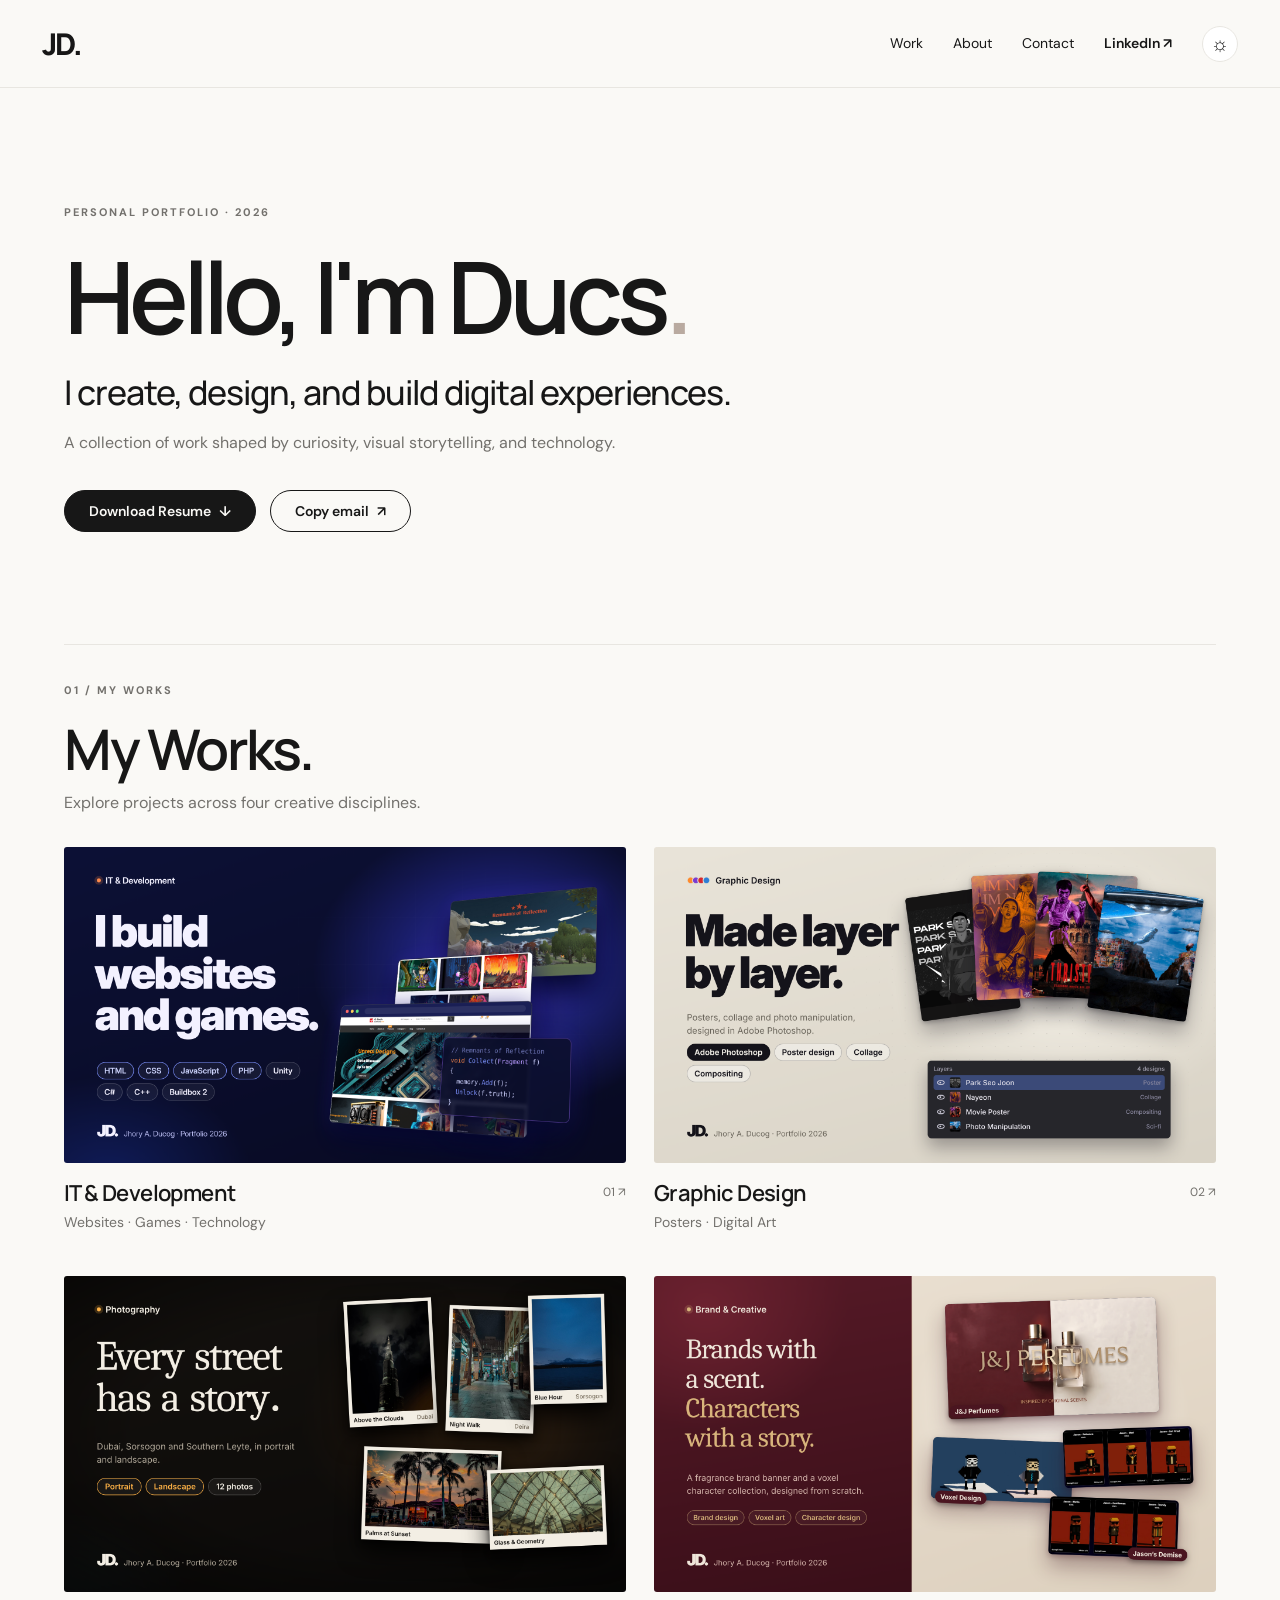
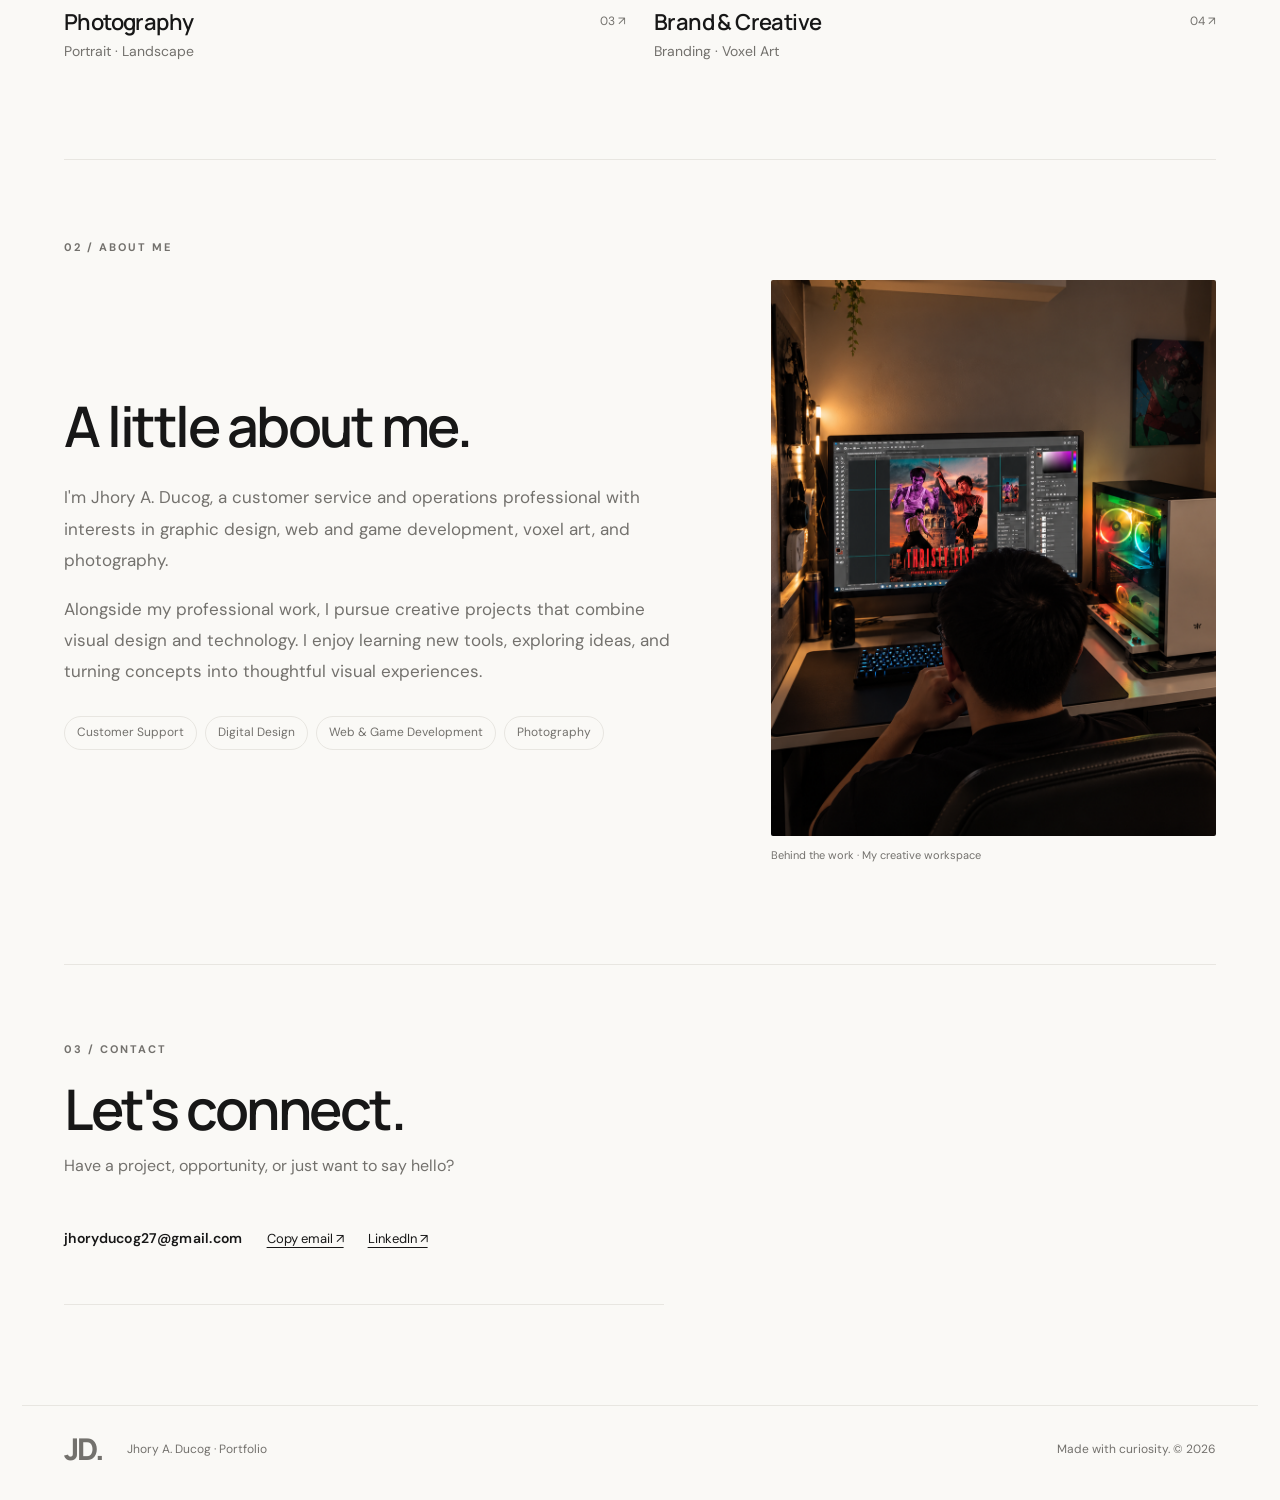
<file: personal-portfolio/index.html>
<!doctype html>
<html lang="en">
<head>
<meta charset="utf-8"><meta name="viewport" content="width=device-width,initial-scale=1">
<meta name="description" content="Jhory A. Ducog — personal portfolio across technology, graphic design, photography, and creative work.">
<meta name="theme-color" content="#faf9f6"><title>JD. — Jhory A. Ducog</title>
<link rel="stylesheet" href="styles.css"><script src="script.js" defer></script>
</head>
<body>
<a class="skip" href="#main">Skip to content</a>
<header class="site-header">
 <a class="wordmark" href="#top" aria-label="JD home">JD.</a>
 <nav aria-label="Main navigation">
  <a href="#work">Work</a><a href="#about">About</a><a href="#contact">Contact</a>
  <a href="https://www.linkedin.com/in/jhory-ducog-7919842a8/" class="linkedin-link" target="_blank" rel="noopener noreferrer" aria-label="Jhory Ducog on LinkedIn (opens in a new tab)">LinkedIn ↗</a>
  <button id="theme-toggle" class="theme-toggle" type="button" aria-label="Switch to dark mode"><span aria-hidden="true">☼</span></button>
 </nav>
</header>
<main id="main">
 <div id="home-view">
 <section class="intro" id="top">
  <p class="eyebrow">PERSONAL PORTFOLIO · 2026</p>
  <h1>Hello, I'm Ducs<span>.</span></h1>
  <p class="intro-line">I create, design, and build digital experiences.</p>
  <p class="intro-copy">A collection of work shaped by curiosity, visual storytelling, and technology.</p>
  <div class="intro-actions">
   <a class="btn btn-primary" id="resume-btn" href="assets/Jhory-Ducog-Resume.pdf" download="Jhory-Ducog-Resume.pdf">Download Resume <span aria-hidden="true">↓</span></a>
   <button class="btn btn-outline" type="button" data-copy-email>Copy email <span aria-hidden="true">↗</span></button>
   <span class="copy-status" role="status" aria-live="polite"></span>
  </div>
 </section>
 <section class="work-section" id="work">
  <div class="section-kicker">01 / MY WORKS</div>
  <div class="section-heading"><div><h2>My Works.</h2><p>Explore projects across four creative disciplines.</p></div></div>
  <div class="work-grid">
   <a class="work-card tech" href="#category-0"><div class="work-image"><img src="assets/it-development-poster.png" alt="IT and Development poster: I build websites and games, featuring G-TECH, Remnants of Reflection and Conquer the Islands" loading="lazy"></div><div class="work-card-meta"><h3>IT &amp; Development</h3><span>01 ↗</span></div><p>Websites · Games · Technology</p></a>
   <a class="work-card design" href="#category-1"><div class="work-image"><img src="assets/graphic-design-poster.png" alt="Graphic Design poster: made layer by layer, featuring four Photoshop posters" loading="lazy"></div><div class="work-card-meta"><h3>Graphic Design</h3><span>02 ↗</span></div><p>Posters · Digital Art</p></a>
   <a class="work-card photo" href="#category-2"><div class="work-image"><img src="assets/photography-poster.png" alt="Photography poster: every street has a story, with portrait and landscape prints from Dubai and the Philippines" loading="lazy"></div><div class="work-card-meta"><h3>Photography</h3><span>03 ↗</span></div><p>Portrait · Landscape</p></a>
   <a class="work-card brand" href="#category-3"><div class="work-image"><img src="assets/brand-creative-poster.png" alt="Brand and Creative poster: brands with a scent, characters with a story, featuring J and J Perfumes and voxel characters" loading="lazy"></div><div class="work-card-meta"><h3>Brand &amp; Creative</h3><span>04 ↗</span></div><p>Branding · Voxel Art</p></a>
  </div>
 </section>
 <section class="about-section" id="about">
  <div class="section-kicker">02 / ABOUT ME</div>
  <div class="about-layout">
   <div class="about-copy"><h2>A little about me.</h2><p>I'm Jhory A. Ducog, a customer service and operations professional with interests in graphic design, web and game development, voxel art, and photography.</p><p>Alongside my professional work, I pursue creative projects that combine visual design and technology. I enjoy learning new tools, exploring ideas, and turning concepts into thoughtful visual experiences.</p><div class="about-tags"><span>Customer Support</span><span>Digital Design</span><span>Web &amp; Game Development</span><span>Photography</span></div></div>
   <figure class="about-portrait"><img src="assets/jhory-workspace.png" alt="Jhory at his creative workspace, working on a design project"><figcaption>Behind the work · My creative workspace</figcaption></figure>
  </div>
 </section>
 <section class="contact-section" id="contact">
  <div class="section-kicker">03 / CONTACT</div><h2>Let's connect.</h2><p>Have a project, opportunity, or just want to say hello?</p>
  <div class="contact-row"><a id="email-address" href="mailto:jhoryducog27@gmail.com">jhoryducog27@gmail.com</a><button class="text-link" type="button" data-copy-email>Copy email ↗</button><a class="text-link" href="https://www.linkedin.com/in/jhory-ducog-7919842a8/" target="_blank" rel="noopener noreferrer">LinkedIn ↗</a><span class="copy-status" role="status" aria-live="polite"></span></div>
   </section>
 </div>
 <div id="category-experiences" hidden></div>
</main>
<footer><a class="wordmark" href="#top">JD.</a><span>Jhory A. Ducog · Portfolio</span><span>Made with curiosity. © 2026</span></footer>
<dialog id="project-dialog" aria-labelledby="dialog-title">
 <button class="close" aria-label="Close project details">×</button><button id="dialog-previous" class="dialog-nav" aria-label="Previous project">‹</button><button id="dialog-next" class="dialog-nav next" aria-label="Next project">›</button>
 <div class="project-layout"><div id="dialog-images"></div><div class="project-copy"><p class="eyebrow" id="dialog-category"></p><h2 id="dialog-title"></h2><p id="dialog-location" hidden></p><p id="dialog-description"></p><div class="skills" id="dialog-tags"></div></div></div>
</dialog>
</body></html>
</file>
<file: personal-portfolio/styles.css>
@import url('https://fonts.googleapis.com/css2?family=DM+Sans:wght@400;500;600;700&family=Manrope:wght@400;500;600;700;800&display=swap');
:root{color-scheme:light;--bg:#faf9f6;--surface:#fff;--ink:#171717;--muted:#73716d;--line:#e8e6e1;--accent:#b9aaa0;--shadow:0 14px 40px #1717170b}
:root[data-theme="dark"]{color-scheme:dark;--bg:#111;--surface:#1b1b1b;--ink:#f4f3f0;--muted:#aaa7a1;--line:#333;--accent:#c5c0b8;--shadow:0 14px 40px #0005}
*{box-sizing:border-box}html{scroll-behavior:smooth;scroll-padding-top:100px}body{margin:0;background:var(--bg);color:var(--ink);font:16px/1.65 'DM Sans',Arial,sans-serif;transition:background .25s,color .25s}a{color:inherit;text-decoration:none}button{font:inherit;cursor:pointer}.skip{position:absolute;left:-999px}.skip:focus{left:12px;top:12px;z-index:20;background:var(--surface);padding:10px}
.site-header{height:88px;max-width:1320px;margin:auto;padding:0 42px;display:flex;align-items:center;justify-content:space-between;border-bottom:1px solid var(--line);position:sticky;top:0;z-index:10;background:color-mix(in srgb,var(--bg) 92%,transparent);backdrop-filter:blur(14px)}
.wordmark{font:800 30px/1 'Manrope',sans-serif;letter-spacing:-2px}.site-header nav{display:flex;align-items:center;gap:30px;font-size:14px}.site-header nav a{transition:opacity .2s}.site-header nav a:hover{opacity:.55}.linkedin-link{font-weight:600}.theme-toggle{width:36px;height:36px;border:1px solid var(--line);border-radius:50%;background:var(--surface);color:var(--ink);font-size:20px;display:grid;place-items:center}
main{max-width:1236px;margin:auto;padding:0 42px}.intro{padding:104px 0 112px;max-width:900px}.eyebrow,.section-kicker{font-size:11px;letter-spacing:2px;font-weight:700;color:var(--muted)}.intro h1{font:600 clamp(54px,8vw,100px)/1.05 'Manrope',sans-serif;letter-spacing:-6px;margin:22px 0}.intro h1 span{color:var(--accent)}.intro-line{font:500 clamp(22px,3vw,34px)/1.35 'Manrope',sans-serif;letter-spacing:-1px;margin:0 0 14px}.intro-copy{color:var(--muted);font-size:16px;margin:0}
.work-section{padding:36px 0 96px;border-top:1px solid var(--line)}.section-heading{display:flex;justify-content:space-between;align-items:end;margin:18px 0 30px}.section-heading h2,.about-copy h2,.contact-section h2{font:600 clamp(36px,5vw,56px)/1.12 'Manrope',sans-serif;letter-spacing:-2.5px;margin:0 0 10px}.section-heading p,.contact-section>p{color:var(--muted);margin:0}
.work-grid{display:grid;grid-template-columns:repeat(2,minmax(0,1fr));gap:42px 28px}.work-card{min-width:0;display:block}.work-image{aspect-ratio:16/9;overflow:hidden;background:#eeece7;border-radius:3px}.work-image img{width:100%;height:100%;display:block;object-fit:cover;transition:transform .5s cubic-bezier(.2,.7,.2,1),filter .3s}.work-card:hover .work-image img{transform:scale(1.035)}.work-card-meta{display:flex;justify-content:space-between;align-items:center;margin-top:15px}.work-card h3{font:600 22px 'Manrope',sans-serif;letter-spacing:-.6px;margin:0}.work-card-meta span{font-size:12px;color:var(--muted)}.work-card>p{margin:3px 0 0;color:var(--muted);font-size:14px}
.category-experience{padding:65px 0 85px;border-top:1px solid var(--line);scroll-margin-top:88px}.category-title-row{display:flex;justify-content:space-between;align-items:end;margin:18px 0 28px}.category-title-row h2{font:600 clamp(34px,4vw,48px)/1.15 'Manrope',sans-serif;letter-spacing:-2px;margin:0}.category-title-row p{color:var(--muted);margin:7px 0 0}.back-link{font-size:13px;color:var(--muted)}.project-grid{display:grid;grid-template-columns:repeat(3,minmax(0,1fr));gap:34px 22px}.project-image{width:100%;aspect-ratio:16/10;padding:0;border:0;background:#eeece7;overflow:hidden;display:grid;place-items:center;color:var(--ink)}.project-image img{width:100%;height:100%;object-fit:cover;display:block;transition:transform .4s}.project-image:hover img{transform:scale(1.035)}.project-card h4{font:600 18px 'Manrope',sans-serif;margin:13px 0 3px}.project-card>p{font-size:14px;color:var(--muted);margin:0}.text-link{border:0;background:none;color:var(--ink);padding:0;font-size:13px;text-decoration:underline;text-underline-offset:4px;margin-top:10px}.text-link:hover{opacity:.6}
.about-section{border-top:1px solid var(--line);padding:78px 0 100px}.about-layout{display:grid;grid-template-columns:1fr minmax(280px,.72fr);gap:90px;align-items:center;margin-top:24px}.about-copy h2{margin-bottom:25px}.about-copy p{max-width:620px;color:var(--muted);font-size:17px;line-height:1.85}.about-tags{display:flex;flex-wrap:wrap;gap:8px;margin-top:28px}.about-tags span,.skills span{border:1px solid var(--line);padding:6px 12px;border-radius:30px;font-size:12px;color:var(--muted)}.about-portrait{margin:0}.about-portrait img{display:block;width:100%;max-height:560px;aspect-ratio:4/5;object-fit:cover;object-position:center 48%;border-radius:2px}.about-portrait figcaption{font-size:11px;color:var(--muted);margin-top:10px}
.contact-section{padding:75px 0 100px;border-top:1px solid var(--line)}.contact-section h2{margin:20px 0 12px}.contact-row{display:flex;align-items:center;gap:24px;margin-top:30px;padding:18px 0;border-bottom:1px solid var(--line);max-width:600px;font-size:14px}.contact-row #email-address{font-weight:600;letter-spacing:.3px}.contact-row .text-link{margin:0}.contact-note{font-size:12px;color:var(--muted);margin-top:14px}
footer{max-width:1236px;margin:auto;padding:28px 42px 36px;border-top:1px solid var(--line);display:flex;align-items:center;gap:24px;color:var(--muted);font-size:12px}footer span:last-child{margin-left:auto}
dialog{border:1px solid var(--line);border-radius:4px;padding:38px;background:var(--surface);color:var(--ink);width:min(1100px,94vw);max-height:90vh;overflow:auto}dialog::backdrop{background:#0009}.project-layout{display:grid;grid-template-columns:1.2fr 1fr;gap:36px}.close{position:absolute;right:14px;top:8px;border:0;background:none;color:var(--ink);font-size:30px}.dialog-nav{position:absolute;left:12px;top:50%;font-size:26px;border:1px solid var(--line);background:var(--surface);color:var(--ink);width:36px;height:42px}.dialog-nav.next{left:auto;right:12px}#dialog-images{display:grid;gap:12px;align-content:start}#dialog-images img{width:100%;max-height:65vh;object-fit:contain;background:var(--bg)}.project-copy{align-self:center;padding:20px}.project-copy h2{font:600 32px 'Manrope',sans-serif;line-height:1.15;letter-spacing:-1px}.project-copy p{color:var(--muted);white-space:pre-line}.skills{display:flex;flex-wrap:wrap;gap:8px;margin-top:20px}
@media(max-width:800px){.site-header{padding:0 24px}.site-header nav{gap:18px}main{padding:0 24px}.intro{padding:78px 0 85px}.intro h1{letter-spacing:-4px}.project-grid{grid-template-columns:repeat(2,minmax(0,1fr))}.about-layout{gap:35px}.about-copy p{font-size:15px}footer{padding-left:24px;padding-right:24px}}
@media(max-width:560px){.site-header{height:72px;padding:0 18px}.wordmark{font-size:26px}.site-header nav{gap:12px;font-size:12px}.theme-toggle{width:30px;height:30px}.site-header nav a:nth-child(3){display:none}main{padding:0 18px}.intro{padding:66px 0 75px}.intro h1{font-size:54px;letter-spacing:-3px}.intro-line{font-size:23px}.work-grid{gap:26px 14px}.work-card h3{font-size:16px}.work-card>p{font-size:12px}.work-card-meta{align-items:start}.category-title-row{display:block}.back-link{display:inline-block;margin-top:15px}.project-grid{grid-template-columns:1fr 1fr;gap:24px 13px}.project-card h4{font-size:15px}.project-card>p{font-size:12px}.about-layout{grid-template-columns:1fr;gap:25px}.about-portrait{max-width:390px}.contact-row{flex-wrap:wrap;gap:12px}.contact-row #copy-feedback{width:100%}footer{padding:24px 18px;flex-wrap:wrap;gap:12px}footer span:last-child{margin-left:0;width:100%}.project-layout{grid-template-columns:1fr}.project-copy{padding:0}dialog{padding:44px 22px 24px}.dialog-nav{top:10px;left:auto;right:58px}.dialog-nav.next{right:14px}}
@media(prefers-reduced-motion:reduce){html{scroll-behavior:auto}*,*:before,*:after{transition:none!important;animation:none!important}}
/* Category pages are opened on demand to keep the homepage focused. */
#home-view[hidden],#category-experiences[hidden],.category-experience[hidden]{display:none!important}
.category-experience{padding:55px 0 90px;border-top:0;min-height:60vh}
.category-title-row{padding-bottom:24px;border-bottom:1px solid var(--line)}
.back-link{border:0;background:none;font:inherit;cursor:pointer;text-decoration:underline;text-underline-offset:4px;padding:8px 0}
.subcategory{padding:30px 0 48px}
.subcategory h3{font:600 clamp(22px,3vw,30px)/1.2 'Manrope',sans-serif;letter-spacing:-.8px;margin:0 0 22px}

/* ===== Gallery rows: uniform frames, 3 per view, arrows to slide ===== */
.slider-block{padding:34px 0 18px}
.slider-head{display:flex;justify-content:space-between;align-items:center;margin-bottom:22px}
.slider-head h3{font:600 clamp(20px,2.4vw,26px)/1.2 'Manrope',sans-serif;letter-spacing:-.6px;margin:0;display:flex;align-items:baseline;gap:12px}
.slider-head h3 span{font:500 12px 'DM Sans',sans-serif;color:var(--muted);letter-spacing:0}
.slider-arrows{display:flex;gap:10px}
.slider-arrow{width:40px;height:40px;border-radius:50%;border:1px solid var(--line);background:var(--surface);color:var(--ink);font-size:20px;line-height:1;display:grid;place-items:center;padding:0 0 3px;transition:opacity .2s}
.slider-arrow:disabled{opacity:.35;cursor:default}
.slider-track{display:grid;grid-auto-flow:column;grid-auto-columns:calc((100% - 44px)/3);gap:22px;overflow-x:auto;scroll-snap-type:x mandatory;scrollbar-width:none;overscroll-behavior-x:contain}
.slider-track::-webkit-scrollbar{display:none}
.slide-card{scroll-snap-align:start;min-width:0}
.slide-image{position:relative;display:block;width:100%;padding:0;border:0;border-radius:6px;overflow:hidden;background:#eeece7;color:#fff}
.slider-block.portrait .slide-image{aspect-ratio:3/4}
.slider-block.landscape .slide-image{aspect-ratio:16/9}
.slider-block.design .slide-image{aspect-ratio:4/5}
.slide-image img{width:100%;height:100%;display:block;object-fit:cover;transition:transform .4s}
.slide-image img.fit{object-fit:contain}
.slide-image:hover img{transform:scale(1.03)}
.slide-caption{position:absolute;left:0;right:0;bottom:0;padding:34px 14px 13px;background:linear-gradient(to top,#000a,#0000);font-size:12px;font-weight:600;text-align:left;pointer-events:none}
.slide-card h4{font:600 16px 'Manrope',sans-serif;margin:14px 0 3px}
.slide-sub{font-size:13px;color:var(--muted);margin:0}
.slide-foot{display:flex;justify-content:space-between;align-items:center;margin-top:12px;font-size:10.5px;letter-spacing:.5px;text-transform:uppercase;color:var(--muted)}
.slide-link{border:0;background:none;padding:0;font-size:13px;letter-spacing:0;text-transform:none;color:#2f5bea}
.slide-link:hover{opacity:.7}
:root[data-theme="dark"] .slide-link{color:#7ea2ff}
@media(max-width:800px){.slider-track{grid-auto-columns:calc((100% - 22px)/2)}}
@media(max-width:560px){.slider-track{grid-auto-columns:86%;gap:14px}.slider-arrow{width:34px;height:34px}}

/* ===== Intro actions & contact links ===== */
.intro-actions{display:flex;flex-wrap:wrap;align-items:center;gap:14px;margin-top:34px}
.btn{display:inline-flex;align-items:center;gap:8px;padding:13px 24px;border-radius:40px;font:600 14px/1 'DM Sans',Arial,sans-serif;border:1px solid var(--ink);cursor:pointer;transition:opacity .2s,transform .2s}
.btn:hover{opacity:.8;transform:translateY(-1px)}
.btn-primary{background:var(--ink);color:var(--bg)}
.btn-outline{background:transparent;color:var(--ink)}
.copy-status{font-size:12px;color:var(--muted);min-height:1em}
.contact-row{flex-wrap:wrap}
.contact-row #email-address{color:var(--ink)}
.contact-row .copy-status{width:100%}
@media(max-width:560px){.btn{padding:12px 20px;font-size:13px}}

/* ===== Category poster banner (top of each category page) ===== */
.category-poster{margin:30px 0 6px;border-radius:8px;overflow:hidden;background:var(--surface);box-shadow:var(--shadow)}
.category-poster img{display:block;width:100%;height:auto;aspect-ratio:16/9;object-fit:cover}
@media(max-width:560px){.category-poster{margin-top:22px;border-radius:6px}}
.category-poster+.project-grid{margin-top:40px}
</file>
